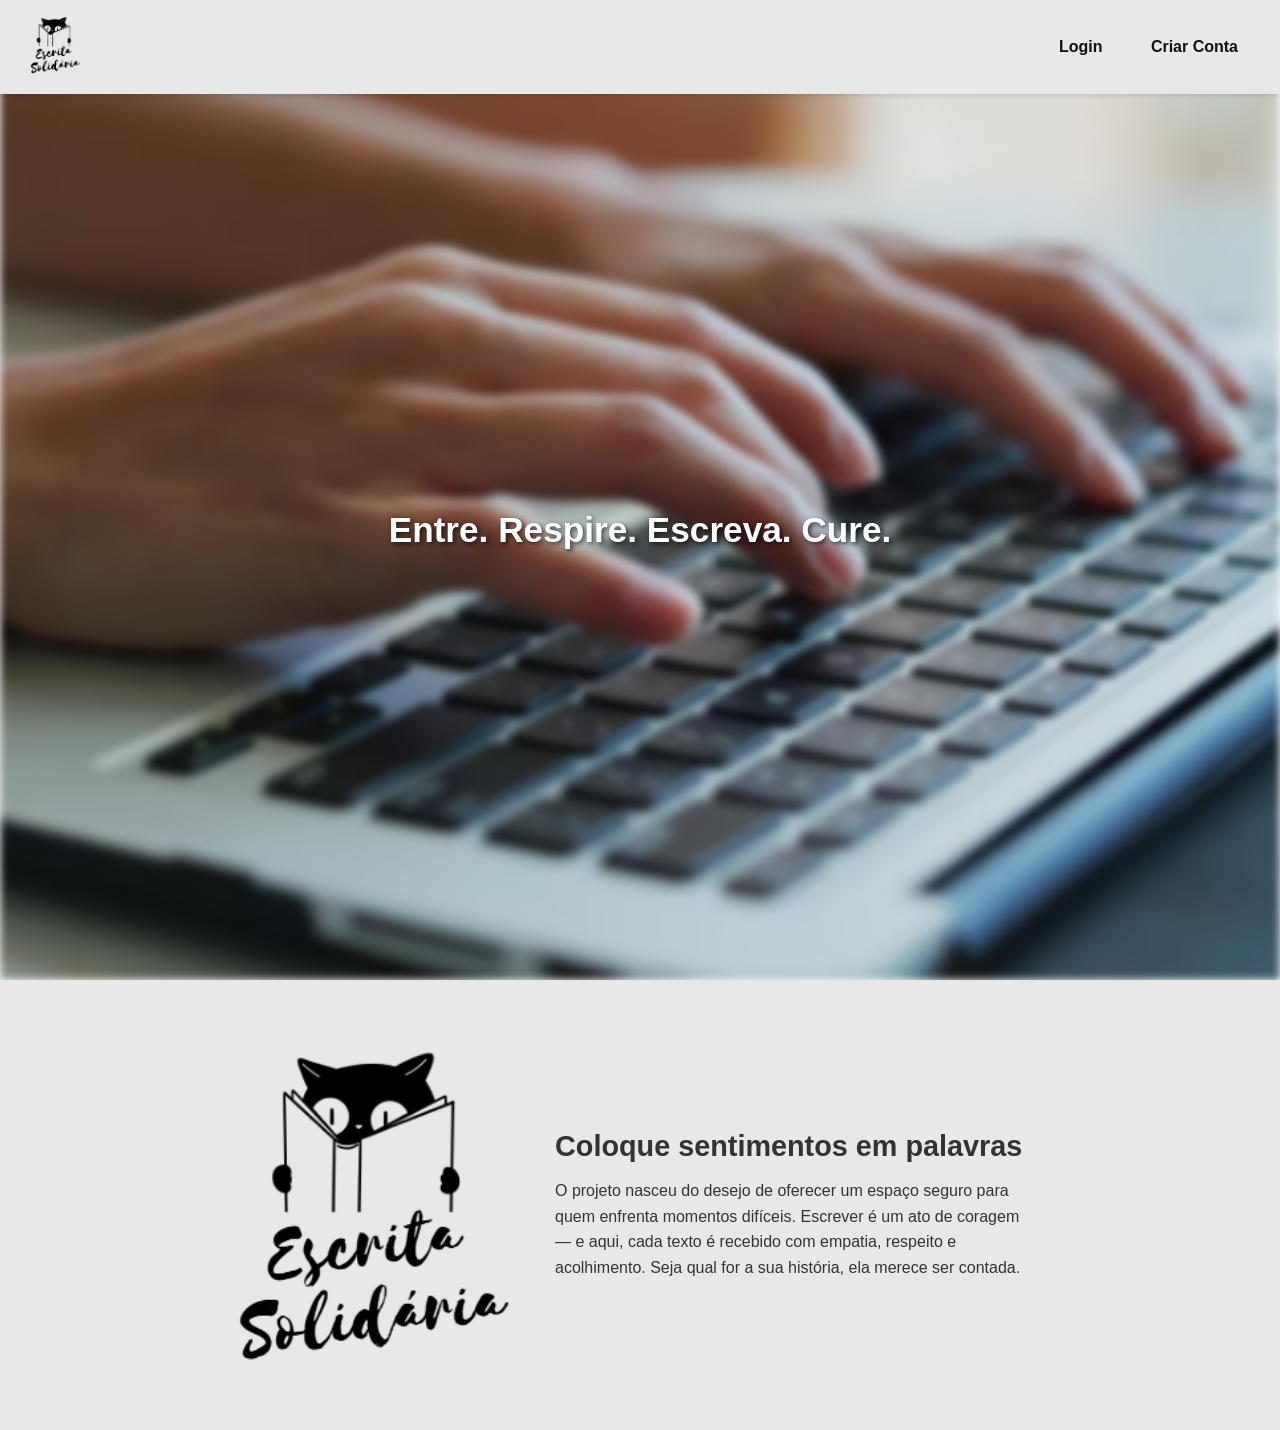
<file: index.html>
<!DOCTYPE html>
<html lang="pt-BR">
<head>
  <meta charset="UTF-8">
  <meta name="viewport" content="width=device-width, initial-scale=1">
  <title>Página Inicial</title>
  <style>
    * {
      margin: 0;
      padding: 0;
      box-sizing: border-box;
    }

    body {
      font-family: Arial, sans-serif;
      color: #333;
    }

    /* Menu */
    header {
      display: flex;
      justify-content: space-between;
      align-items: center;
      padding: 15px 30px;
      background-color: #e9e8e8;
      position: fixed;
      top: 0;
      width: 100%;
      box-shadow: 0 2px 4px rgba(0,0,0,0.1);
      z-index: 10;
    }

    .logo img {
      height: 60px;
    }

    .menu-links a {
      margin-left: 20px;
      text-decoration: none;
      color: #111;
      font-weight: bold;
      transition: all 0.3s ease;
      padding: 8px 12px;
      border-radius: 5px;
    }

    .menu-links a:hover {
      background-color: #111;
      color: #fff;
      transform: scale(1.05);
    }

    /* Espaço abaixo do menu fixo */
    .spacer {
      height: 80px;
    }

    /* Hero Section */
    .hero {
      position: relative;
      height: 100vh;
      overflow: hidden;
      display: flex;
      justify-content: center;
      align-items: center;
      text-align: center;
    }

    .hero img {
      position: absolute;
      top: 0; left: 0;
      width: 100%;
      height: 100%;
      object-fit: cover;
      filter: blur(4px);
      z-index: 1;
    }

    .hero-content {
      position: relative;
      z-index: 2;
      color: #fff;
      font-size: 2.2rem;
      font-weight: bold;
      padding: 0 20px;
      text-shadow: 2px 2px 5px rgba(0,0,0,0.7);
    }

    /* Seção informativa */
    .info-section {
      display: flex;
      flex-wrap: wrap;
      align-items: center;
      justify-content: center;
      background-color: #e9e8e8;
      padding: 60px 20px;
      gap: 30px;
    }

    .info-section img {
      max-width: 280px;
      width: 100%;
      border-radius: 10px;
      transition: transform 0.3s ease;
    }

    .info-section img:hover {
      transform: scale(1.05);
    }

    .info-text {
      max-width: 500px;
      padding: 10px;
      text-align: left;
    }

    .info-text h2 {
      font-size: 1.8rem;
      margin-bottom: 15px;
    }

    .info-text p {
      font-size: 1rem;
      line-height: 1.6;
    }

    /* Responsividade */
    @media (max-width: 768px) {
      .hero-content {
        font-size: 1.6rem;
      }

      .info-section {
        flex-direction: column;
        text-align: center;
      }

      .info-text {
        text-align: center;
      }
    }
  </style>
</head>
<body>

  <!-- Menu -->
  <header>
    <div class="logo">
      <img src="imagens/logoProjeto.png" alt="Logo do Site">
    </div>
    <nav class="menu-links">
      <a href="loginProjeto.html">Login</a>
      <a href="cadastroProjeto.html">Criar Conta</a>
    </nav>
  </header>

  <div class="spacer"></div>

  <!-- Hero com imagem local e blur -->
  <section class="hero">
    <img src="imagens/fundoProjeto.avif" alt="Imagem de fundo">
    <div class="hero-content">
      Entre. Respire. Escreva. Cure.
    </div>
  </section>

  <!-- Seção informativa -->
  <section class="info-section">
    <img src="imagens/logoProjeto.png" alt="Imagem informativa">
    <div class="info-text">
      <h2>Coloque sentimentos em palavras</h2>
      <p>
        O projeto nasceu do desejo de oferecer um espaço seguro para quem enfrenta momentos difíceis. 
        Escrever é um ato de coragem — e aqui, cada texto é recebido com empatia, respeito e acolhimento. 
        Seja qual for a sua história, ela merece ser contada.
      </p>
    </div>
  </section>

</body>
</html>
</file>
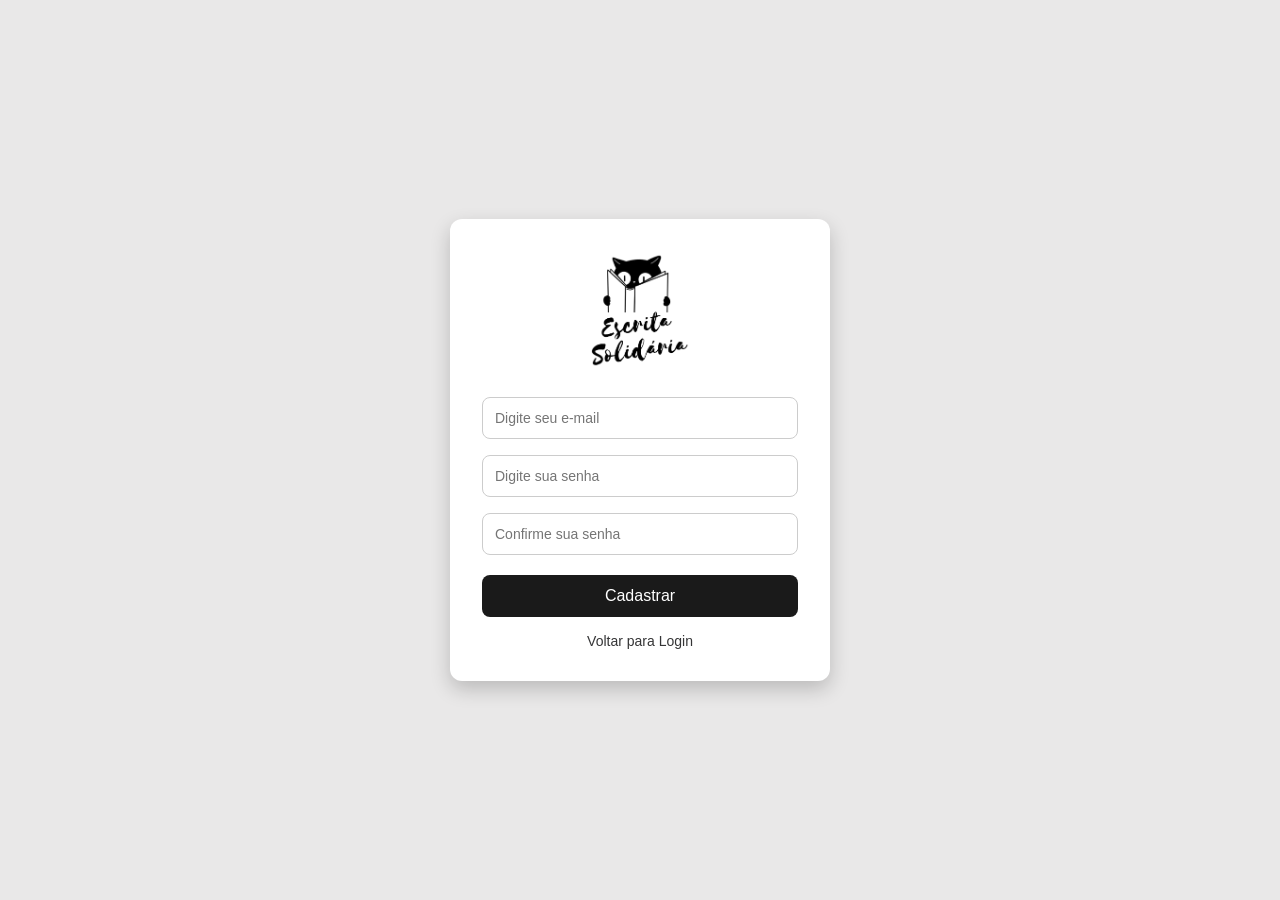
<file: cadastroProjeto.html>
<!DOCTYPE html>
<html lang="pt-BR">
<head>
  <meta charset="UTF-8">
  <meta name="viewport" content="width=device-width, initial-scale=1.0">
  <title>Tela de Cadastro</title>
  <style>
    * {
      margin: 0;
      padding: 0;
      box-sizing: border-box;
    }

    body, html {
      height: 100%;
      font-family: Arial, sans-serif;
      background: #e9e8e8;
      display: flex;
      align-items: center;
      justify-content: center;
    }

    .cadastro-container {
      background: #fff;
      padding: 2rem;
      border-radius: 12px;
      box-shadow: 0 8px 20px rgba(0,0,0,0.2);
      width: 100%;
      max-width: 380px;
      text-align: center;
      transition: all 0.3s ease;
    }

    .cadastro-container img {
      width: 100px;
      margin-bottom: 1rem;
      cursor: pointer;
    }

    .cadastro-container input {
      width: 100%;
      padding: 12px;
      margin: 8px 0;
      border: 1px solid #ccc;
      border-radius: 8px;
      font-size: 14px;
    }

    .cadastro-container button {
      width: 100%;
      padding: 12px;
      margin-top: 12px;
      background: #1a1a1a;
      color: #fff;
      border: none;
      border-radius: 8px;
      font-size: 16px;
      cursor: pointer;
      transition: background 0.3s;
    }

    .cadastro-container button:hover {
      background: #05f79e;
    }

    .cadastro-links {
      margin-top: 1rem;
      font-size: 14px;
    }

    .cadastro-links a {
      color: #353536;
      text-decoration: none;
      transition: color 0.3s;
    }

    .cadastro-links a:hover {
      color: #05f79e;
    }

    /* Responsividade */
    @media (max-width: 480px) {
      body {
        padding: 20px;
      }

      .cadastro-container {
        max-width: 100%;
        padding: 1.5rem;
      }

      .cadastro-container img {
        width: 80px;
      }

      .cadastro-container input, 
      .cadastro-container button {
        font-size: 15px;
        padding: 10px;
      }
    }
  </style>
</head>
<body>
  <div class="cadastro-container">
    <!-- Logo -->
    <a href="projeto.html">
      <img src="imagens/logoProjeto.png" alt="Logo do Site">
    </a>

    <form action="#" method="post">
      <input type="email" name="email" placeholder="Digite seu e-mail" required>
      <input type="password" name="senha" placeholder="Digite sua senha" required>
      <input type="password" name="confirmar_senha" placeholder="Confirme sua senha" required>
      <button type="submit">Cadastrar</button>
    </form>

    <div class="cadastro-links">
      <a href="loginProjeto.html">Voltar para Login</a>
    </div>
  </div>
</body>
</html>
</file>
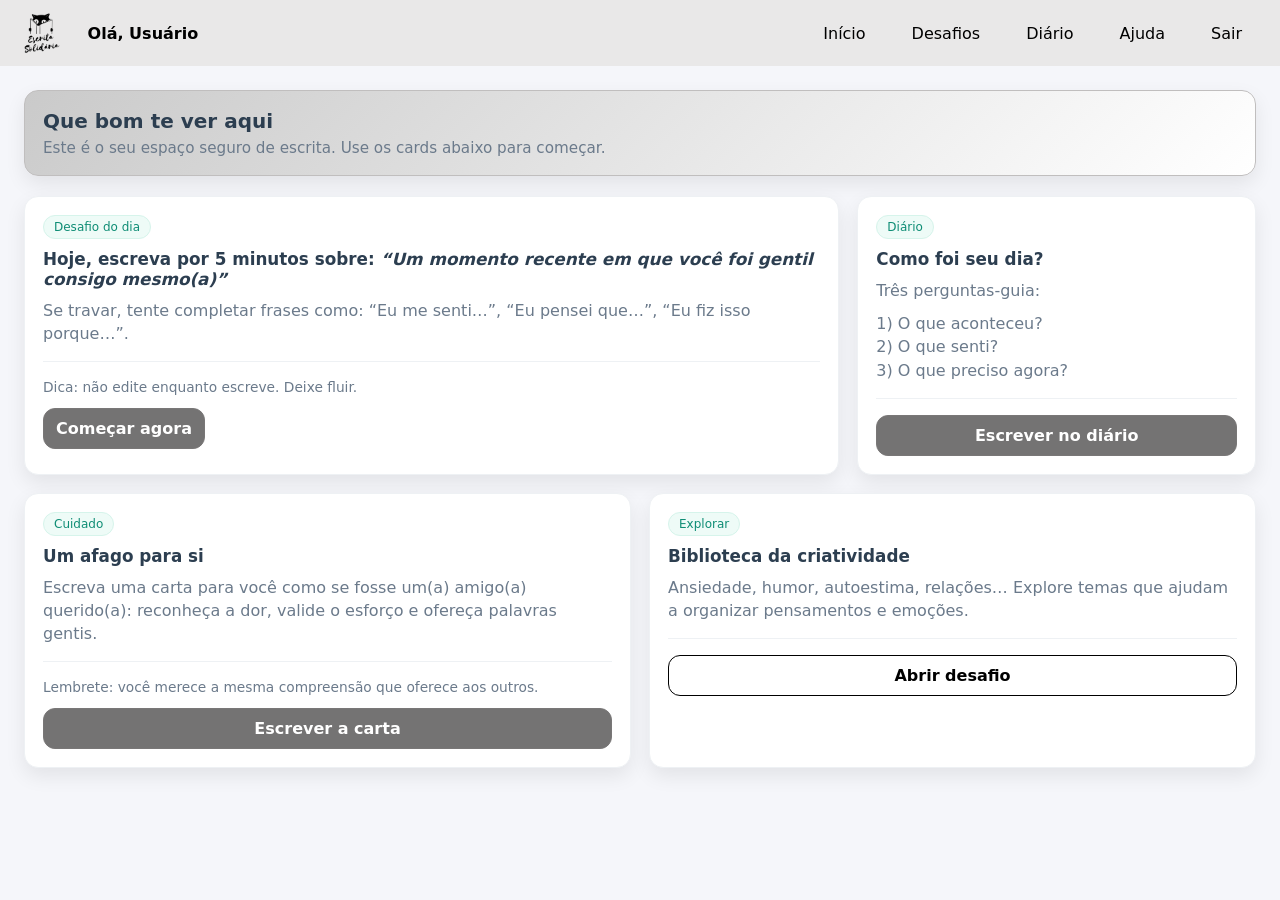
<file: homeProjeto.html>
<!DOCTYPE html>
<html lang="pt-BR">
<head>
  <meta charset="UTF-8" />
  <meta name="viewport" content="width=device-width, initial-scale=1" />
  <title>Dashboard — Escrita Terapêutica</title>
  <style>
    :root {
      --bg:#f5f6fa;
      --text:#2c3e50;
      --muted:#6b7a8b;
      --brand:#1abc9c;
      --dark:#e9e8e8;
      --card:#ffffff;
      --ring: rgba(26,188,156,0.35);
      --shadow: 0 8px 20px rgba(0,0,0,.08);
      --radius: 14px;
    }

    * {margin:0;padding:0;box-sizing:border-box}

    body {
      font-family: system-ui,-apple-system,Segoe UI,Roboto,Arial,sans-serif;
      background: var(--bg);
      color: var(--text);
      display:flex;
      flex-direction:column;
      min-height:100vh;
    }

    header {
      background: var(--dark);
      color:#000000;
      display:flex;
      align-items:center;
      justify-content:space-between;
      padding:12px 24px;
      position:sticky;
      top:0;
      z-index:10;
    }
    .logo {height:42px}
    .usuario {font-weight:700; margin-left:16px;}

    /* MENU TOPO */
    nav.menu {
      display:flex;
      gap:18px;
    }
    nav.menu a {
      color:#000;
      text-decoration:none;
      font-weight:500;
      padding:8px 14px;
      border-radius:8px;
      transition:all .25s ease;
      position:relative;
    }
    nav.menu a:hover {
      background:rgba(255,255,255,0.15);
      transform:translateY(-2px);
    }
    nav.menu a::after {
      content:"";
      position:absolute;
      left:0;
      bottom:0;
      width:0;
      height:2px;
      background:#000;
      transition:width .3s ease;
      border-radius:4px;
    }
    nav.menu a:hover::after {width:100%}

    /* BOTÃO HAMBÚRGUER */
    .menu-toggle {
      display:none;
      flex-direction:column;
      gap:5px;
      cursor:pointer;
    }
    .menu-toggle span {
      width:25px;
      height:3px;
      background:#000;
      border-radius:2px;
      transition:.3s;
    }

    /* Estado ativo (animação X) */
    .menu-toggle.active span:nth-child(1){transform:rotate(45deg) translate(5px,5px)}
    .menu-toggle.active span:nth-child(2){opacity:0}
    .menu-toggle.active span:nth-child(3){transform:rotate(-45deg) translate(6px,-6px)}

    /* MENU MOBILE */
    @media (max-width:768px){
      nav.menu {
        position:absolute;
        top:64px;
        right:0;
        background:#fff;
        flex-direction:column;
        gap:12px;
        padding:15px;
        border-radius:var(--radius);
        box-shadow: var(--shadow);
        display:none;
      }
      nav.menu.show {display:flex}
      .menu-toggle {display:flex}
    }

    main {flex:1; padding:24px; overflow:auto}
    .welcome {
      background:linear-gradient(135deg,#cacaca,#fff);
      border:1px solid #c0bebe;
      border-radius:var(--radius);
      padding:18px;
      box-shadow: var(--shadow);
      margin-bottom:20px;
    }
    .welcome h1 {font-size:1.25rem; margin-bottom:6px}
    .welcome p {color:var(--muted); font-size:.95rem}

    .cards {
      display:grid;
      grid-template-columns: repeat(12,1fr);
      gap:18px;
    }
    .col-4 {grid-column: span 4}
    .col-6 {grid-column: span 6}
    .col-8 {grid-column: span 8}
    .col-12 {grid-column: span 12}

    .card {
      background:var(--card);
      border-radius:var(--radius);
      box-shadow: var(--shadow);
      padding:18px;
      border:1px solid #eef1f4;
      display:flex;
      flex-direction:column;
      gap:10px;
    }
    .card h2 {font-size:1.05rem}
    .card p {color:var(--muted); line-height:1.45}
    .meta {font-size:.86rem; color:#7c8a9a}

    .tag {
      display:inline-block;
      font-size:.75rem;
      padding:4px 10px;
      border-radius:999px;
      background:#eefbf7;
      color:#0f8d75;
      border:1px solid #d6f4eb;
    }

    .divider {height:1px; background:#eef1f4; margin:6px 0}

    /* BOTÕES */
    .btn {
      display:inline-block;
      text-decoration:none;
      text-align:center;
      padding:10px 12px;
      border-radius:12px;
      border:1px solid #797777;
      color:#fff;
      background:#747373;
      font-weight:600;
      transition:all .25s ease;
    }
    .btn:hover {
      background:var(--brand);
      border-color:var(--brand);
    }

    .btn-outline {
      background:transparent;
      color:#000;
      border:1px solid #000;
    }
    .btn-outline:hover {
      background:var(--brand);
      color:#fff;
      border-color:var(--brand);
    }
  </style>
</head>
<body>
  <header>
    <div style="display:flex; align-items:center; gap:12px;">
      <img class="logo" src="imagens/logoProjeto.png" alt="Logo do site" />
      <div class="usuario">Olá, Usuário</div>
    </div>

    <!-- Botão hambúrguer (aparece no mobile) -->
    <div class="menu-toggle" onclick="toggleMenu(this)">
      <span></span><span></span><span></span>
    </div>

    <nav class="menu" id="menu">
      <a href="#">Início</a>
      <a href="#">Desafios</a>
      <a href="#">Diário</a>
      <a href="#">Ajuda</a>
      <a href="#">Sair</a>
    </nav>
  </header>

  <main>
    <section class="welcome">
      <h1>Que bom te ver aqui</h1>
      <p>Este é o seu espaço seguro de escrita. Use os cards abaixo para começar.</p>
    </section>

    <section class="cards">
      <article class="card col-8">
        <div><span class="tag">Desafio do dia</span></div>
        <h2>Hoje, escreva por 5 minutos sobre: <em>“Um momento recente em que você foi gentil consigo mesmo(a)”</em></h2>
        <p>Se travar, tente completar frases como: “Eu me senti…”, “Eu pensei que…”, “Eu fiz isso porque…”.</p>
        <div class="divider"></div>
        <p class="meta">Dica: não edite enquanto escreve. Deixe fluir.</p>
        <div><a class="btn" href="#">Começar agora</a></div>
      </article>

      <article class="card col-4">
        <div><span class="tag">Diário</span></div>
        <h2>Como foi seu dia?</h2>
        <p>Três perguntas-guia:</p>
        <p>1) O que aconteceu?<br>2) O que senti?<br>3) O que preciso agora?</p>
        <div class="divider"></div>
        <a class="btn" href="#">Escrever no diário</a>
      </article>

      <article class="card col-6">
        <div><span class="tag">Cuidado</span></div>
        <h2>Um afago para si</h2>
        <p>Escreva uma carta para você como se fosse um(a) amigo(a) querido(a): reconheça a dor, valide o esforço e ofereça palavras gentis.</p>
        <div class="divider"></div>
        <p class="meta">Lembrete: você merece a mesma compreensão que oferece aos outros.</p>
        <a class="btn" href="#">Escrever a carta</a>
      </article>

      <article class="card col-6">
        <div><span class="tag">Explorar</span></div>
        <h2>Biblioteca da criatividade</h2>
        <p>Ansiedade, humor, autoestima, relações… Explore temas que ajudam a organizar pensamentos e emoções.</p>
        <div class="divider"></div>
        <a class="btn btn-outline" href="#">Abrir desafio</a>
      </article>
    </section>
  </main>

  <script>
    function toggleMenu(el){
      el.classList.toggle("active");
      document.getElementById("menu").classList.toggle("show");
    }
  </script>
</body>
</html>
</file>
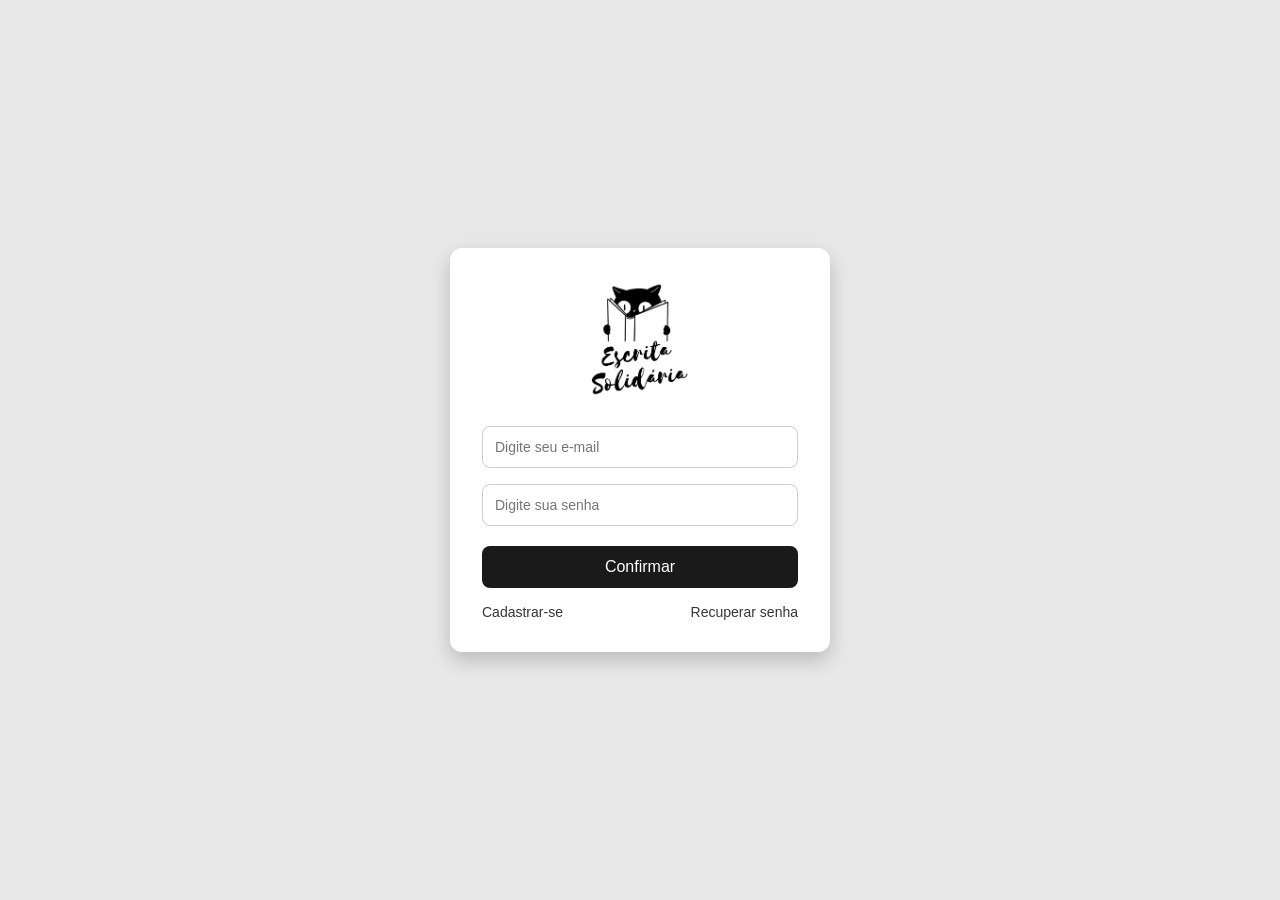
<file: loginProjeto.html>
<!DOCTYPE html>
<html lang="pt-BR">
<head>
  <meta charset="UTF-8">
  <meta name="viewport" content="width=device-width, initial-scale=1.0">
  <title>Tela de Login</title>
  <style>
    * {
      margin: 0;
      padding: 0;
      box-sizing: border-box;
    }

    body, html {
      height: 100%;
      font-family: Arial, sans-serif;
      background: #e9e8e8; /* Cor sólida de fundo */
      display: flex;
      align-items: center;
      justify-content: center;
    }

    .login-container {
      background: #fff;
      padding: 2rem;
      border-radius: 12px;
      box-shadow: 0 8px 20px rgba(0,0,0,0.2);
      width: 100%;
      max-width: 380px;
      text-align: center;
      transition: all 0.3s ease;
    }

    .login-container img {
      width: 100px;
      margin-bottom: 1rem;
      cursor: pointer; /* Indica que a logo é clicável */
    }

    .login-container input {
      width: 100%;
      padding: 12px;
      margin: 8px 0;
      border: 1px solid #ccc;
      border-radius: 8px;
      font-size: 14px;
    }

    .login-container button {
      width: 100%;
      padding: 12px;
      margin-top: 12px;
      background: #1a1a1a;
      color: #fff;
      border: none;
      border-radius: 8px;
      font-size: 16px;
      cursor: pointer;
      transition: background 0.3s;
    }

    .login-container button:hover {
      background: #05f79e;
    }

    .login-links {
      margin-top: 1rem;
      display: flex;
      justify-content: space-between;
      font-size: 14px;
      flex-wrap: wrap;
      gap: 8px;
    }

    .login-links a {
      color: #353536;
      text-decoration: none;
      transition: color 0.3s;
    }

    .login-links a:hover {
      color: #05f79e;
    }

    /* Responsividade */
    @media (max-width: 480px) {
      body {
        padding: 20px;
      }

      .login-container {
        max-width: 100%;
        padding: 1.5rem;
      }

      .login-container img {
        width: 80px;
      }

      .login-container input, 
      .login-container button {
        font-size: 15px;
        padding: 10px;
      }

      .login-links {
        flex-direction: column;
        align-items: center;
        gap: 5px;
      }
    }
  </style>
</head>
<body>
  <div class="login-container">
    <!-- Logo com link para outra página -->
    <a href="index.html">
      <img src="imagens/logoProjeto.png" alt="Logo do Site">
    </a>

    <form action="#" method="post">
      <input type="email" name="email" placeholder="Digite seu e-mail" required>
      <input type="password" name="senha" placeholder="Digite sua senha" required>
      <button type="submit">Confirmar</button>
    </form>

    <div class="login-links">
      <a href="cadastroProjeto.html">Cadastrar-se</a>
      <a href="recuperarSenhaProjeto.html">Recuperar senha</a>
    </div>
  </div>
</body>
</html>
</file>
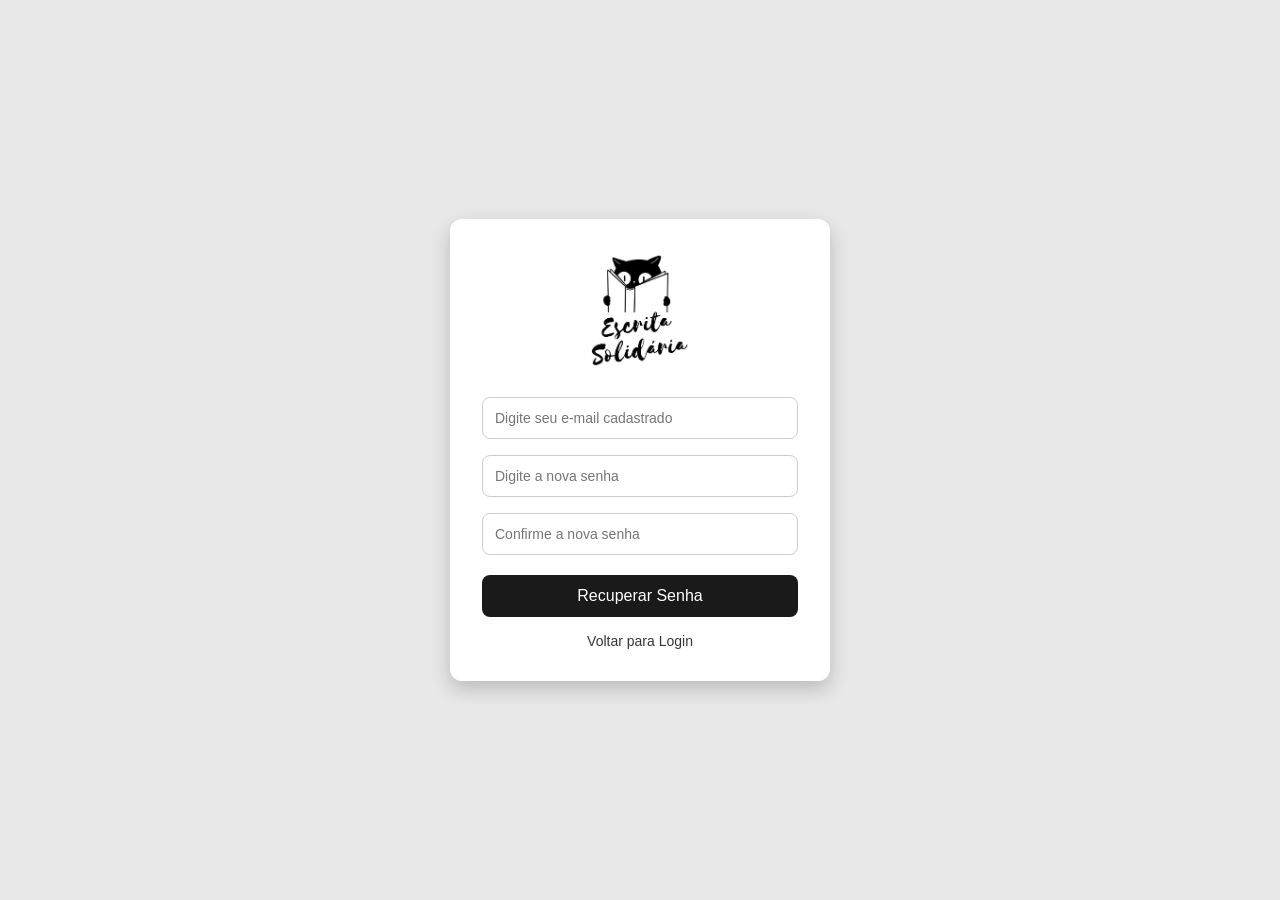
<file: recuperarSenhaProjeto.html>
<!DOCTYPE html>
<html lang="pt-BR">
<head>
  <meta charset="UTF-8">
  <meta name="viewport" content="width=device-width, initial-scale=1.0">
  <title>Recuperar Senha</title>
  <style>
    * {
      margin: 0;
      padding: 0;
      box-sizing: border-box;
    }

    body, html {
      height: 100%;
      font-family: Arial, sans-serif;
      background: #e9e8e8;
      display: flex;
      align-items: center;
      justify-content: center;
    }

    .recuperar-container {
      background: #fff;
      padding: 2rem;
      border-radius: 12px;
      box-shadow: 0 8px 20px rgba(0,0,0,0.2);
      width: 100%;
      max-width: 380px;
      text-align: center;
      transition: all 0.3s ease;
    }

    .recuperar-container img {
      width: 100px;
      margin-bottom: 1rem;
      cursor: pointer;
    }

    .recuperar-container input {
      width: 100%;
      padding: 12px;
      margin: 8px 0;
      border: 1px solid #ccc;
      border-radius: 8px;
      font-size: 14px;
    }

    .recuperar-container button {
      width: 100%;
      padding: 12px;
      margin-top: 12px;
      background: #1a1a1a;
      color: #fff;
      border: none;
      border-radius: 8px;
      font-size: 16px;
      cursor: pointer;
      transition: background 0.3s;
    }

    .recuperar-container button:hover {
      background: #05f79e;
    }

    .recuperar-links {
      margin-top: 1rem;
      font-size: 14px;
    }

    .recuperar-links a {
      color: #353536;
      text-decoration: none;
      transition: color 0.3s;
    }

    .recuperar-links a:hover {
      color: #05f79e;
    }

    /* Responsividade */
    @media (max-width: 480px) {
      body {
        padding: 20px;
      }

      .recuperar-container {
        max-width: 100%;
        padding: 1.5rem;
      }

      .recuperar-container img {
        width: 80px;
      }

      .recuperar-container input, 
      .recuperar-container button {
        font-size: 15px;
        padding: 10px;
      }
    }
  </style>
</head>
<body>
  <div class="recuperar-container">
    <!-- Logo -->
    <a href="projeto.html">
      <img src="imagens/logoProjeto.png" alt="Logo do Site">
    </a>

    <form action="#" method="post">
      <input type="email" name="email" placeholder="Digite seu e-mail cadastrado" required>
      <input type="password" name="nova_senha" placeholder="Digite a nova senha" required>
      <input type="password" name="confirmar_senha" placeholder="Confirme a nova senha" required>
      <button type="submit">Recuperar Senha</button>
    </form>

    <div class="recuperar-links">
      <a href="loginProjeto.html">Voltar para Login</a>
    </div>
  </div>
</body>
</html>
</file>
